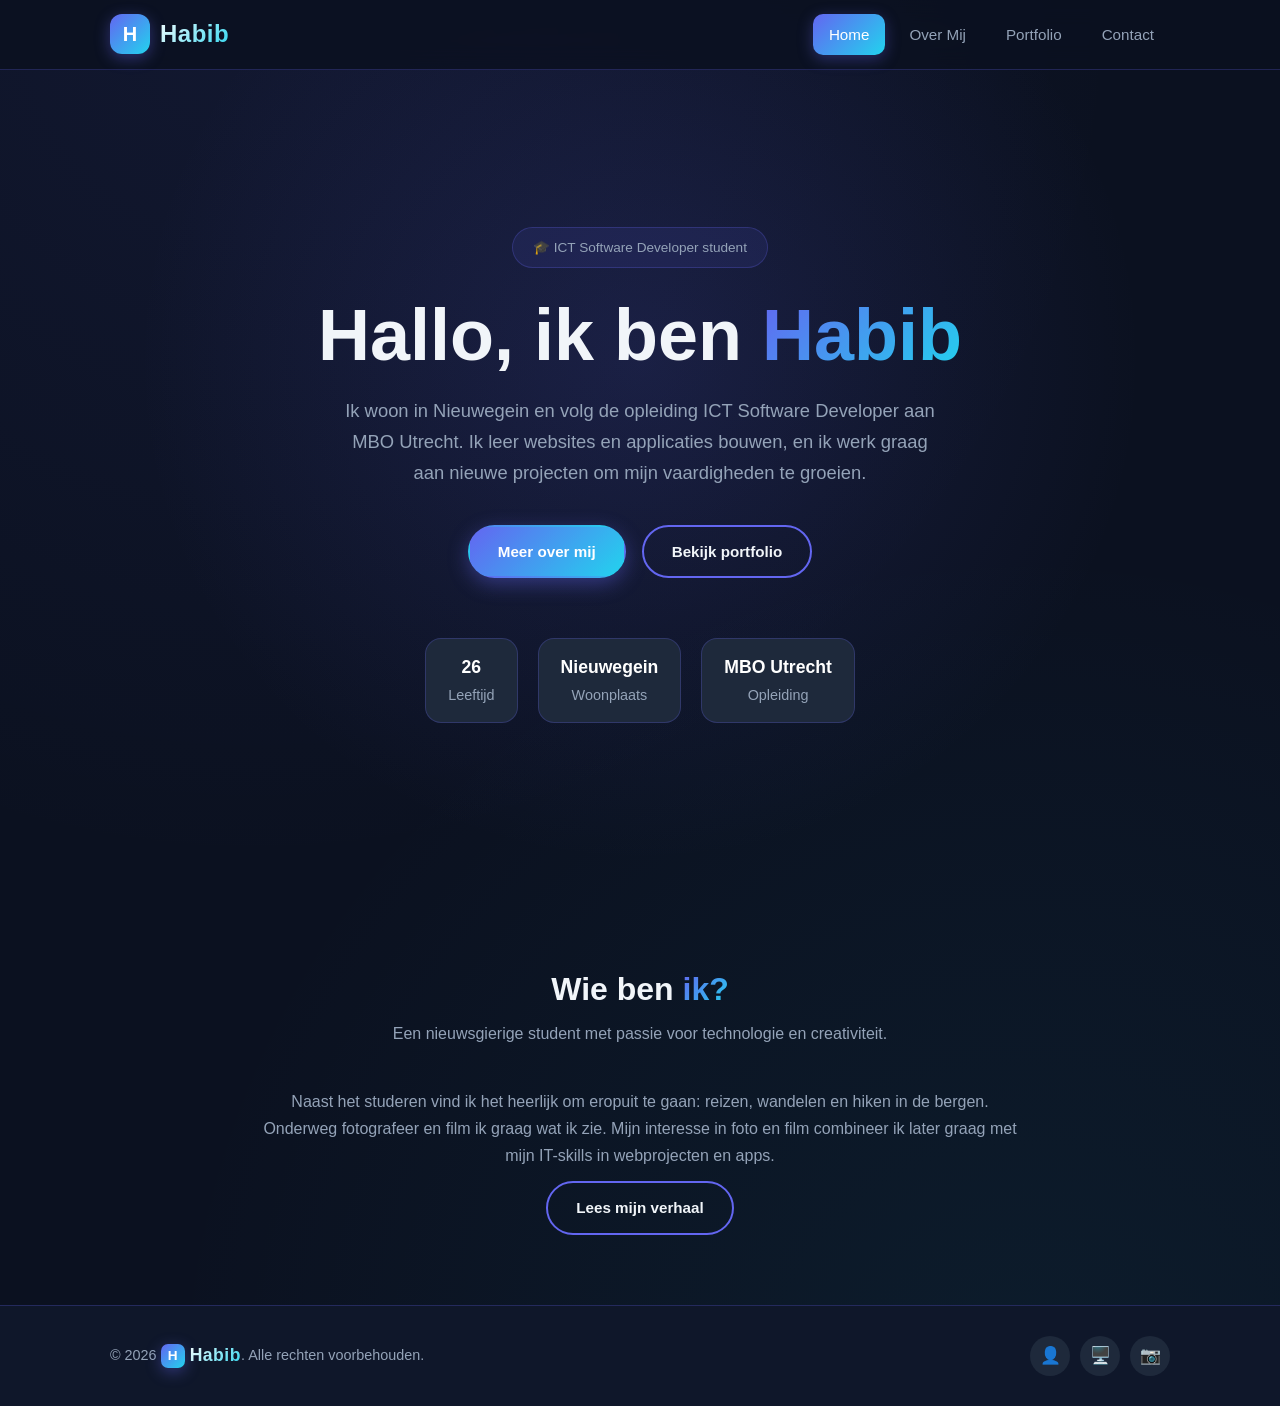
<file: index.html>
<!DOCTYPE html>
<!-- =====================================================================
    Homepagina - Portfolio Habib
    Bevat een vaste header met navigatie, hero met introductie,
    korte "over mij"-sectie en een footer.
    Let op: alleen HTML + CSS, geen JavaScript.
===================================================================== -->
<html lang="nl">
<head>
    <!-- Metadata voor correcte weergave en mobiele schaling -->
    <meta charset="UTF-8">
    <meta name="viewport" content="width=device-width, initial-scale=1.0">
    <meta name="description" content="Portfolio van Habib - ICT Software Developer student aan MBO Utrecht">
    <title>Habib | Portfolio - Home</title>

    <!-- Koppeling naar de gedeelde stylesheet in de CSS-map -->
    <link rel="stylesheet" href="CSS/style.css">
</head>
<body>

    <!-- =================================================================
        HEADER + NAVIGATIE
        Vast bovenin. Het menu werkt op mobiel via een verborgen checkbox
        (de "checkbox-hack") zodat er GEEN JavaScript nodig is.
        ================================================================= -->
    <header class="header">
        <div class="container">

            <!-- Logo met gradient-punt -->
            <a class="logo" href="index.html">
                <span class="logo-mark">H</span>
                <span class="logo-text">Habib</span>
            </a>

            <!-- Verborgen checkbox: schakelt het mobiele menu aan/uit -->
            <input type="checkbox" id="nav-toggle" class="nav-toggle">
            <!-- Labels = de drie hamburgerstreepjes -->
            <label for="nav-toggle" class="nav-toggle-label" aria-label="Menu openen">
                <span></span>
                <span></span>
                <span></span>
            </label>

            <!-- Navigatielijst; "active" markeert de huidige pagina -->
            <nav class="nav-menu">
                <a href="index.html" class="active">Home</a>
                <a href="about.html">Over Mij</a>
                <a href="portfolio.html">Portfolio</a>
                <a href="contact.html">Contact</a>
            </nav>
        </div>
    </header>

    <!-- =================================================================
        HERO - INTRODUCTIE
        Grote kop, korte introductie en twee knoppen + feitenblok.
        ================================================================= -->
    <section class="hero">
        <div class="hero-content">
            <!-- Klein label boven de naam -->
            <span class="hero-badge">&#127891; ICT Software Developer student</span>

            <!-- Naam met gradientkleur -->
            <h1>Hallo, ik ben <span class="highlight">Habib</span></h1>

            <!-- Korte introductie over mezelf -->
            <p>
                Ik woon in Nieuwegein en volg de opleiding ICT Software Developer
                aan MBO Utrecht. Ik leer websites en applicaties bouwen, en ik
                werk graag aan nieuwe projecten om mijn vaardigheden te groeien.
            </p>

            <!-- Knoppen die doorverwijzen naar andere pagina's -->
            <div class="hero-actions">
                <a href="about.html" class="btn btn-primary">Meer over mij</a>
                <a href="portfolio.html" class="btn btn-outline">Bekijk portfolio</a>
            </div>

            <!-- Kort feitenblok met de belangrijkste info -->
            <div class="hero-quickfacts">
                <div class="quickfact">
                    <strong>26</strong>
                    Leeftijd
                </div>
                <div class="quickfact">
                    <strong>Nieuwegein</strong>
                    Woonplaats
                </div>
                <div class="quickfact">
                    <strong>MBO Utrecht</strong>
                    Opleiding
                </div>
            </div>
        </div>
    </section>

    <!-- =================================================================
        KORTE "OVER MIJ" SECTIE
        Samenvatting op de homepagina, volledige info op about.html
        ================================================================= -->
    <section class="section">
        <div class="container">
            <h2 class="section-title">Wie ben <span class="highlight">ik?</span></h2>
            <p class="section-subtitle">
                Een nieuwsgierige student met passie voor technologie en creativiteit.
            </p>

            <div style="max-width: 760px; margin: 0 auto; text-align: center; color: var(--text-muted);">
                <p>
                    Naast het studeren vind ik het heerlijk om eropuit te gaan: reizen,
                    wandelen en hiken in de bergen. Onderweg fotografeer en film ik graag wat ik zie.
                    Mijn interesse in foto en film combineer ik later graag met mijn IT-skills
                    in webprojecten en apps.
                </p>
                <p style="margin-top: 12px;">
                    <a href="about.html" class="btn btn-outline">Lees mijn verhaal</a>
                </p>
            </div>
        </div>
    </section>

    <!-- =================================================================
        FOOTER
        Copyright-informatie en sociale links.
        ================================================================= -->
    <footer class="footer">
        <div class="container">
            <!-- Copyright-informatie -->
            <p>&copy; 2026 <span class="logo"><span class="logo-mark">H</span><span class="logo-text">Habib</span></span>. Alle rechten voorbehouden.</p>

            <!-- Sociale links (plaatshouders) -->
            <div class="socials">
                <a href="#" aria-label="LinkedIn">&#128100;</a>
                <a href="#" aria-label="GitHub">&#128421;&#65039;</a>
                <a href="#" aria-label="Instagram">&#128247;</a>
            </div>
        </div>
    </footer>

</body>
</html>
</file>
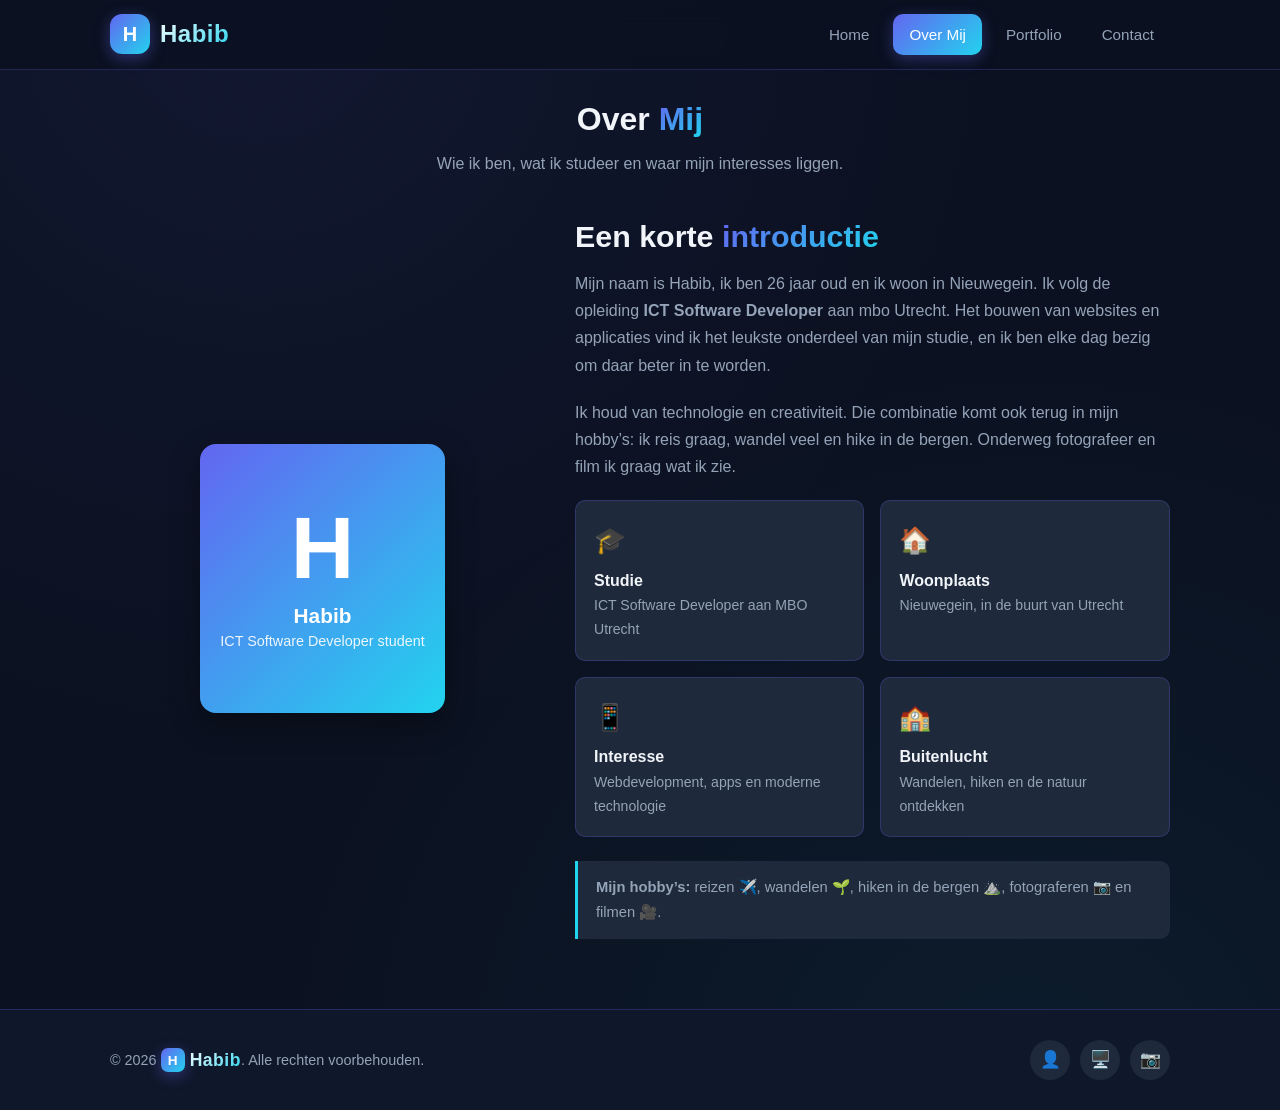
<file: about.html>
<!DOCTYPE html>
<!-- =====================================================================
    Over Mij pagina - Portfolio Habib
    Informatie over studie, woonplaats en interesses/hobby's.
    Alleen HTML + CSS, geen JavaScript.
===================================================================== -->
<html lang="nl">
<head>
    <!-- Metadata -->
    <meta charset="UTF-8">
    <meta name="viewport" content="width=device-width, initial-scale=1.0">
    <meta name="description" content="Over Habib - studie, woonplaats en interesses">
    <title>Habib | Portfolio - Over Mij</title>

    <!-- Koppeling naar de gedeelde stylesheet -->
    <link rel="stylesheet" href="CSS/style.css">
</head>
<body>

    <!-- =================================================================
        HEADER + NAVIGATIE (zelfde structuur op elke pagina)
        ================================================================= -->
    <header class="header">
        <div class="container">
            <a class="logo" href="index.html">
                <span class="logo-mark">H</span>
                <span class="logo-text">Habib</span>
            </a>

            <!-- Checkbox-hack voor het mobiele menu -->
            <input type="checkbox" id="nav-toggle" class="nav-toggle">
            <label for="nav-toggle" class="nav-toggle-label" aria-label="Menu openen">
                <span></span>
                <span></span>
                <span></span>
            </label>

            <!-- "about.html" is hier de actieve pagina -->
            <nav class="nav-menu">
                <a href="index.html">Home</a>
                <a href="about.html" class="active">Over Mij</a>
                <a href="portfolio.html">Portfolio</a>
                <a href="contact.html">Contact</a>
            </nav>
        </div>
    </header>

    <!-- =================================================================
        OVER MIJ SECTIE
        Twee kolommen: profielkaart (monogram) + tekst en info-kaarten.
        ================================================================= -->
    <section class="section" style="padding-top: calc(var(--nav-height) + 30px);">
        <div class="container">
            <h2 class="section-title">Over <span class="highlight">Mij</span></h2>
            <p class="section-subtitle">
                Wie ik ben, wat ik studeer en waar mijn interesses liggen.
            </p>

            <div class="about-grid">

                <!-- Profielkaart met monogram als plaatshouder voor een foto -->
                <div class="profile-card">
                    <div class="profile-initial">H</div>
                    <h3>Habib</h3>
                    <p>ICT Software Developer student</p>
                </div>

                <!-- Algemene tekst over mezelf -->
                <div class="about-text">
                    <h2>Een korte <span class="highlight">introductie</span></h2>
                    <p>
                        Mijn naam is Habib, ik ben 26 jaar oud en ik woon in Nieuwegein.
                        Ik volg de opleiding <strong>ICT Software Developer</strong> aan
                        mbo Utrecht. Het bouwen van websites en applicaties vind ik het
                        leukste onderdeel van mijn studie, en ik ben elke dag bezig om
                        daar beter in te worden.
                    </p>
                    <p>
                        Ik houd van technologie en creativiteit. Die combinatie komt ook
                        terug in mijn hobby&rsquo;s: ik reis graag, wandel veel en hike
                        in de bergen. Onderweg fotografeer en film ik graag wat ik zie.
                    </p>

                    <!-- Info-kaarten over studie, woonplaats en interesses -->
                    <div class="about-cards">
                        <div class="about-card">
                            <div class="card-icon">&#127891;</div>
                            <h4>Studie</h4>
                            <p>ICT Software Developer aan MBO Utrecht</p>
                        </div>
                        <div class="about-card">
                            <div class="card-icon">&#127968;</div>
                            <h4>Woonplaats</h4>
                            <p>Nieuwegein, in de buurt van Utrecht</p>
                        </div>
                        <div class="about-card">
                            <div class="card-icon">&#128241;</div>
                            <h4>Interesse</h4>
                            <p>Webdevelopment, apps en moderne technologie</p>
                        </div>
                        <div class="about-card">
                            <div class="card-icon">&#127979;&#8205;&#65039;</div>
                            <h4>Buitenlucht</h4>
                            <p>Wandelen, hiken en de natuur ontdekken</p>
                        </div>
                    </div>

                    <!-- Extra uitleg over hobby's -->
                    <div class="hobby-note">
                        <strong>Mijn hobby&rsquo;s:</strong> reizen &#9992;&#65039;,
                        wandelen &#127793;, hiken in de bergen &#9968;&#65039;,
                        fotograferen &#128247; en filmen &#127909;.
                    </div>
                </div>
            </div>
        </div>
    </section>

    <!-- =================================================================
        FOOTER met copyright-info
        ================================================================= -->
    <footer class="footer">
        <div class="container">
            <p>&copy; 2026 <span class="logo"><span class="logo-mark">H</span><span class="logo-text">Habib</span></span>. Alle rechten voorbehouden.</p>

            <div class="socials">
                <a href="#" aria-label="LinkedIn">&#128100;</a>
                <a href="#" aria-label="GitHub">&#128421;&#65039;</a>
                <a href="#" aria-label="Instagram">&#128247;</a>
            </div>
        </div>
    </footer>

</body>
</html>
</file>
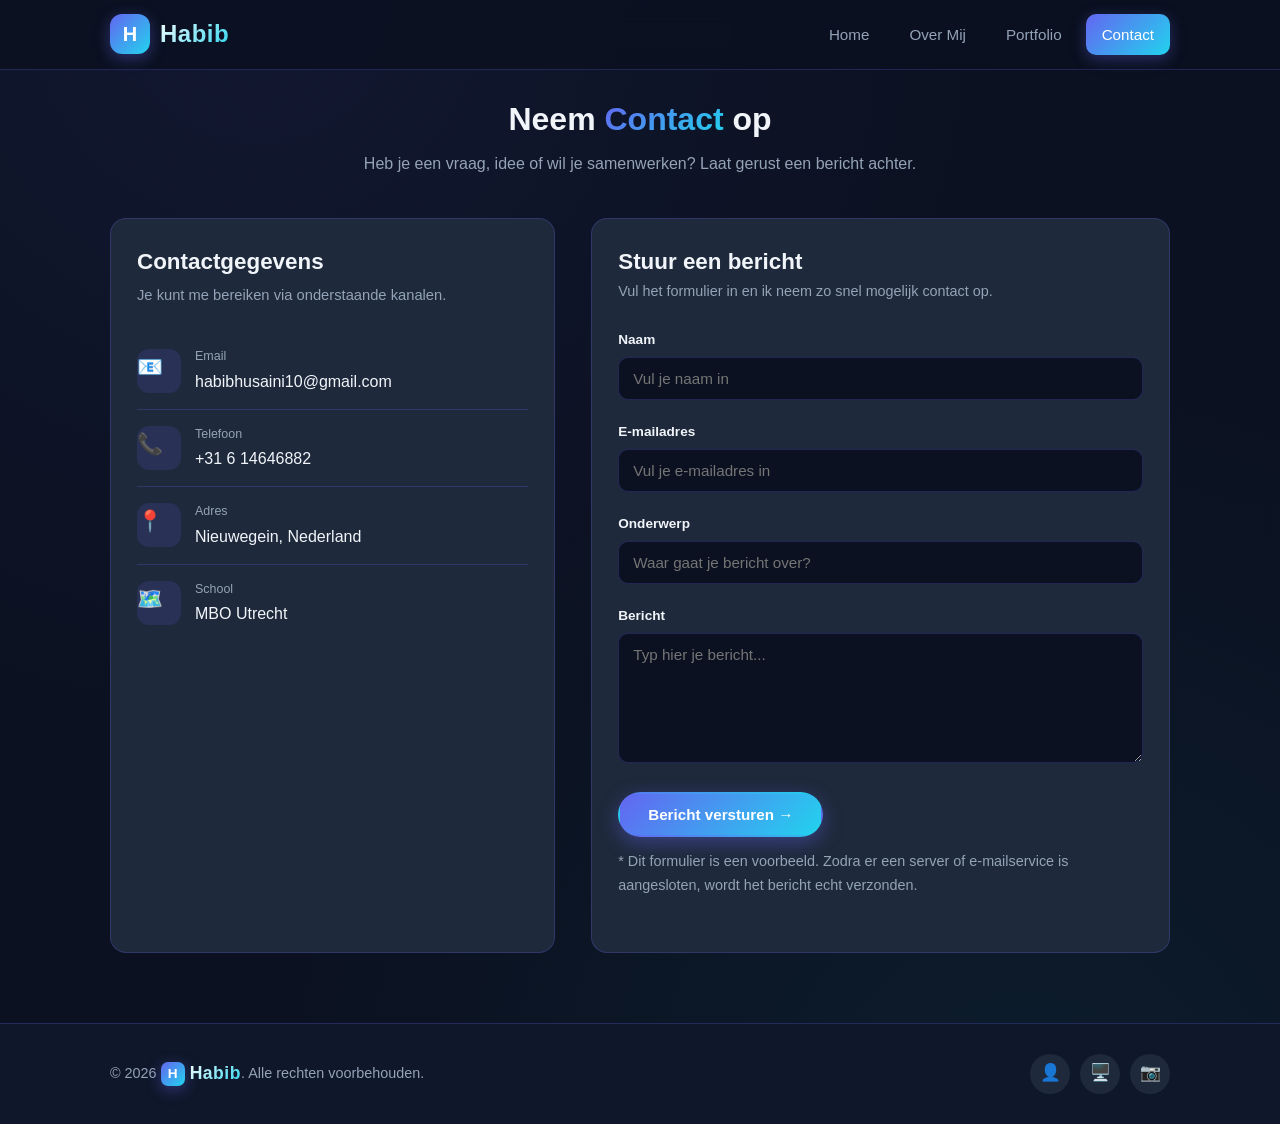
<file: contact.html>
<!DOCTYPE html>
<!-- =====================================================================
    Contact pagina - Portfolio Habib
    Contactgegevens + contactformulier.
    Alleen HTML + CSS, geen JavaScript.
===================================================================== -->
<html lang="nl">
<head>
    <!-- Metadata -->
    <meta charset="UTF-8">
    <meta name="viewport" content="width=device-width, initial-scale=1.0">
    <meta name="description" content="Neem contact op met Habib">
    <title>Habib | Portfolio - Contact</title>

    <!-- Koppeling naar de gedeelde stylesheet -->
    <link rel="stylesheet" href="CSS/style.css">
</head>
<body>

    <!-- =================================================================
        HEADER + NAVIGATIE
        ================================================================= -->
    <header class="header">
        <div class="container">
            <a class="logo" href="index.html">
                <span class="logo-mark">H</span>
                <span class="logo-text">Habib</span>
            </a>

            <!-- Checkbox-hack voor het mobiele menu -->
            <input type="checkbox" id="nav-toggle" class="nav-toggle">
            <label for="nav-toggle" class="nav-toggle-label" aria-label="Menu openen">
                <span></span>
                <span></span>
                <span></span>
            </label>

            <!-- "contact.html" is hier de actieve pagina -->
            <nav class="nav-menu">
                <a href="index.html">Home</a>
                <a href="about.html">Over Mij</a>
                <a href="portfolio.html">Portfolio</a>
                <a href="contact.html" class="active">Contact</a>
            </nav>
        </div>
    </header>

    <!-- =================================================================
        CONTACT SECTIE
        Links de contactgegevens, rechts het contactformulier.
        ================================================================= -->
    <section class="section" style="padding-top: calc(var(--nav-height) + 30px);">
        <div class="container">
            <h2 class="section-title">Neem <span class="highlight">Contact</span> op</h2>
            <p class="section-subtitle">
                Heb je een vraag, idee of wil je samenwerken? Laat gerust een bericht achter.
            </p>

            <div class="contact-grid">

                <!-- Contactgegevens -->
                <div class="contact-info">
                    <h3>Contactgegevens</h3>
                    <p>Je kunt me bereiken via onderstaande kanalen.</p>

                    <!-- Email -->
                    <div class="contact-item">
                        <div class="contact-icon">&#128231;</div>
                        <div>
                            <small>Email</small>
                            <a href="mailto:habib@voorbeeld.nl">habibhusaini10@gmail.com</a>
                        </div>
                    </div>

                    <!-- Telefoon -->
                    <div class="contact-item">
                        <div class="contact-icon">&#128222;</div>
                        <div>
                            <small>Telefoon</small>
                            <a href="tel:+31612345678">+31 6 14646882</a>
                        </div>
                    </div>

                    <!-- Adres -->
                    <div class="contact-item">
                        <div class="contact-icon">&#128205;</div>
                        <div>
                            <small>Adres</small>
                            <span>Nieuwegein, Nederland</span>
                        </div>
                    </div>

                    <!-- Locatie -->
                    <div class="contact-item">
                        <div class="contact-icon">&#128506;&#65039;</div>
                        <div>
                            <small>School</small>
                            <span>MBO Utrecht</span>
                        </div>
                    </div>
                </div>

                <!-- Contactformulier
                     Zonder backend kan het formulier alleen naar een mailadres
                     sturen of niets doen. Dit is puur de opmaak/oefening. -->
                <form class="contact-form" action="mailto:habib@voorbeeld.nl" method="post" enctype="text/plain">
                    <h3>Stuur een bericht</h3>
                    <p>Vul het formulier in en ik neem zo snel mogelijk contact op.</p>

                    <!-- Naam -->
                    <div class="form-group">
                        <label for="name">Naam</label>
                        <input type="text" id="name" name="name" placeholder="Vul je naam in" required>
                    </div>

                    <!-- Email -->
                    <div class="form-group">
                        <label for="email">E-mailadres</label>
                        <input type="email" id="email" name="email" placeholder="Vul je e-mailadres in" required>
                    </div>

                    <!-- Onderwerp -->
                    <div class="form-group">
                        <label for="subject">Onderwerp</label>
                        <input type="text" id="subject" name="subject" placeholder="Waar gaat je bericht over?">
                    </div>

                    <!-- Bericht -->
                    <div class="form-group">
                        <label for="message">Bericht</label>
                        <textarea id="message" name="message" placeholder="Typ hier je bericht..." required></textarea>
                    </div>

                    <!-- Verzendknop -->
                    <button type="submit" class="btn btn-primary">Bericht versturen &#8594;</button>

                    <!-- Kleine toelichting over het formulier -->
                    <p class="form-hint">
                        * Dit formulier is een voorbeeld. Zodra er een server of
                        e-mailservice is aangesloten, wordt het bericht echt verzonden.
                    </p>
                </form>
            </div>
        </div>
    </section>

    <!-- =================================================================
        FOOTER met copyright-info
        ================================================================= -->
    <footer class="footer">
        <div class="container">
            <p>&copy; 2026 <span class="logo"><span class="logo-mark">H</span><span class="logo-text">Habib</span></span>. Alle rechten voorbehouden.</p>

            <div class="socials">
                <a href="#" aria-label="LinkedIn">&#128100;</a>
                <a href="#" aria-label="GitHub">&#128421;&#65039;</a>
                <a href="#" aria-label="Instagram">&#128247;</a>
            </div>
        </div>
    </footer>

</body>
</html>
</file>
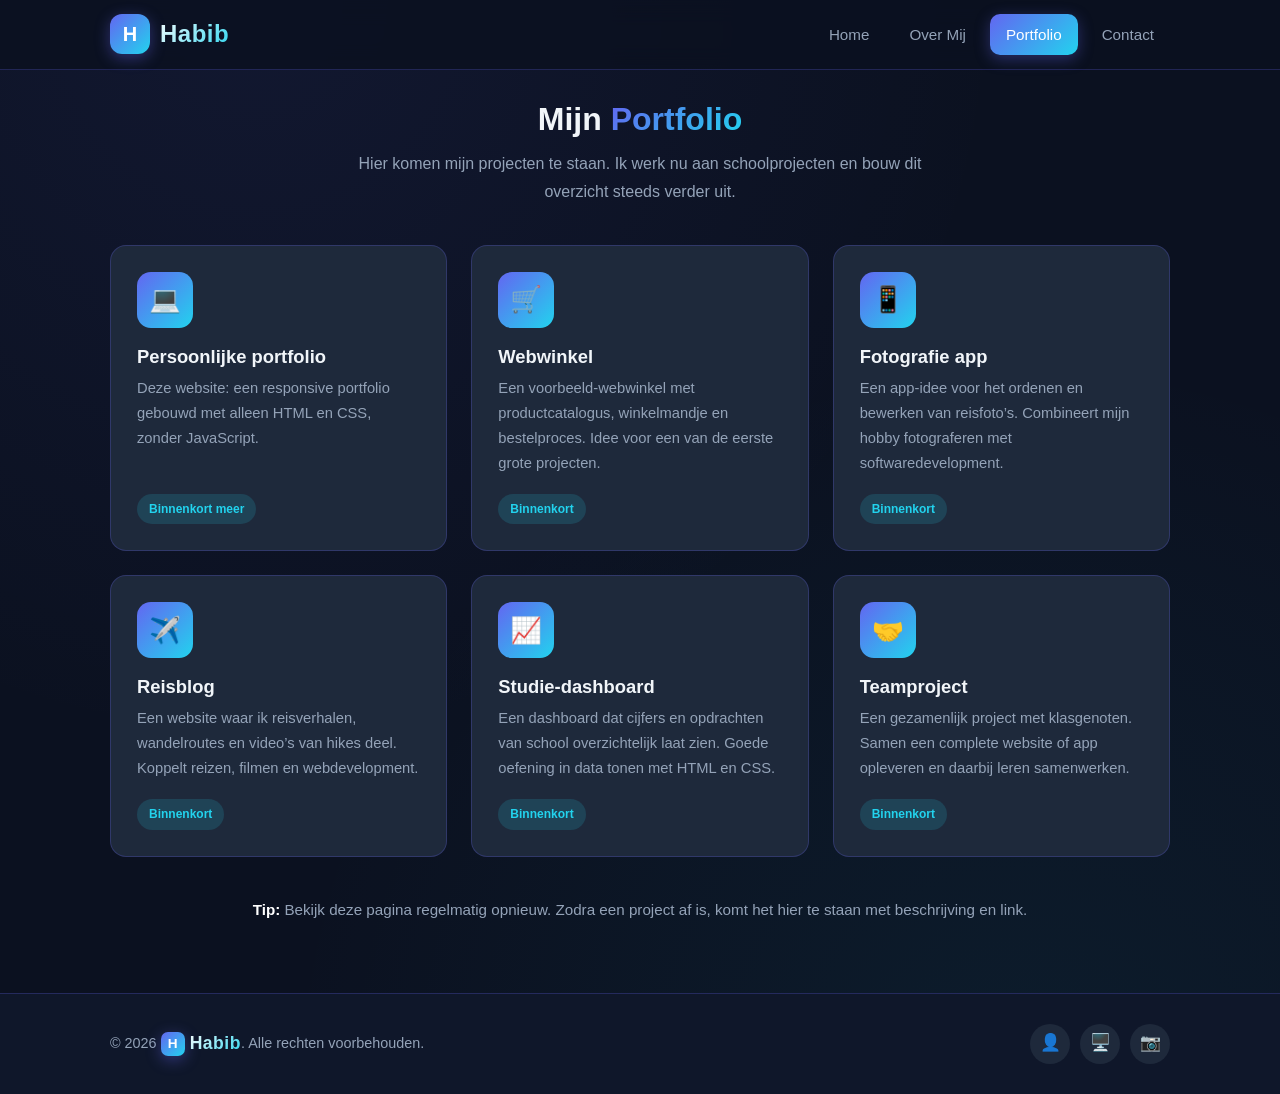
<file: portfolio.html>
<!DOCTYPE html>
<!-- =====================================================================
    Portfolio pagina - Portfolio Habib
    Toont (toekomstige) projecten in een responsive grid.
    Alleen HTML + CSS, geen JavaScript.
===================================================================== -->
<html lang="nl">
<head>
    <!-- Metadata -->
    <meta charset="UTF-8">
    <meta name="viewport" content="width=device-width, initial-scale=1.0">
    <meta name="description" content="Portfolio projecten van Habib">
    <title>Habib | Portfolio - Mijn Projecten</title>

    <!-- Koppeling naar de gedeelde stylesheet -->
    <link rel="stylesheet" href="CSS/style.css">
</head>
<body>

    <!-- =================================================================
        HEADER + NAVIGATIE
        ================================================================= -->
    <header class="header">
        <div class="container">
            <a class="logo" href="index.html">
                <span class="logo-mark">H</span>
                <span class="logo-text">Habib</span>
            </a>

            <!-- Checkbox-hack voor het mobiele menu -->
            <input type="checkbox" id="nav-toggle" class="nav-toggle">
            <label for="nav-toggle" class="nav-toggle-label" aria-label="Menu openen">
                <span></span>
                <span></span>
                <span></span>
            </label>

            <!-- "portfolio.html" is hier de actieve pagina -->
            <nav class="nav-menu">
                <a href="index.html">Home</a>
                <a href="about.html">Over Mij</a>
                <a href="portfolio.html" class="active">Portfolio</a>
                <a href="contact.html">Contact</a>
            </nav>
        </div>
    </header>

    <!-- =================================================================
        PORTFOLIO SECTIE
        Projecten die nog gebouwd worden krijgen een "Binnenkort"-label.
        ================================================================= -->
    <section class="section" style="padding-top: calc(var(--nav-height) + 30px);">
        <div class="container">
            <h2 class="section-title">Mijn <span class="highlight">Portfolio</span></h2>
            <p class="section-subtitle">
                Hier komen mijn projecten te staan. Ik werk nu aan schoolprojecten
                en bouw dit overzicht steeds verder uit.
            </p>

            <!-- Grid met projectkaarten (past zich aan elk scherm aan) -->
            <div class="portfolio-grid">

                <!-- Project 1: Deze portfolio-website -->
                <article class="project-card">
                    <div class="project-icon">&#128187;</div>
                    <h3>Persoonlijke portfolio</h3>
                    <p>
                        Deze website: een responsive portfolio gebouwd met alleen
                        HTML en CSS, zonder JavaScript.
                    </p>
                    <span class="project-status">Binnenkort meer</span>
                </article>

                <!-- Project 2: Toekomstige webwinkel -->
                <article class="project-card">
                    <div class="project-icon">&#128722;</div>
                    <h3>Webwinkel</h3>
                    <p>
                        Een voorbeeld-webwinkel met productcatalogus, winkelmandje
                        en bestelproces. Idee voor een van de eerste grote projecten.
                    </p>
                    <span class="project-status">Binnenkort</span>
                </article>

                <!-- Project 3: Toekomstige privacy app -->
                <article class="project-card">
                    <div class="project-icon">&#128241;</div>
                    <h3>Fotografie app</h3>
                    <p>
                        Een app-idee voor het ordenen en bewerken van reisfoto&rsquo;s.
                        Combineert mijn hobby fotograferen met softwaredevelopment.
                    </p>
                    <span class="project-status">Binnenkort</span>
                </article>

                <!-- Project 4: Toekomstige reisblog -->
                <article class="project-card">
                    <div class="project-icon">&#9992;&#65039;</div>
                    <h3>Reisblog</h3>
                    <p>
                        Een website waar ik reisverhalen, wandelroutes en video&rsquo;s
                        van hikes deel. Koppelt reizen, filmen en webdevelopment.
                    </p>
                    <span class="project-status">Binnenkort</span>
                </article>

                <!-- Project 5: Toekomstig dashboard -->
                <article class="project-card">
                    <div class="project-icon">&#128200;</div>
                    <h3>Studie-dashboard</h3>
                    <p>
                        Een dashboard dat cijfers en opdrachten van school overzichtelijk
                        laat zien. Goede oefening in data tonen met HTML en CSS.
                    </p>
                    <span class="project-status">Binnenkort</span>
                </article>

                <!-- Project 6: Toekomstig teamportfolio -->
                <article class="project-card">
                    <div class="project-icon">&#129309;</div>
                    <h3>Teamproject</h3>
                    <p>
                        Een gezamenlijk project met klasgenoten. Samen een complete
                        website of app opleveren en daarbij leren samenwerken.
                    </p>
                    <span class="project-status">Binnenkort</span>
                </article>
            </div>

            <!-- Verklaring over de status van de projecten -->
            <p class="portfolio-note">
                <strong>Tip:</strong> Bekijk deze pagina regelmatig opnieuw. Zodra
                een project af is, komt het hier te staan met beschrijving en link.
            </p>
        </div>
    </section>

    <!-- =================================================================
        FOOTER met copyright-info
        ================================================================= -->
    <footer class="footer">
        <div class="container">
            <p>&copy; 2026 <span class="logo"><span class="logo-mark">H</span><span class="logo-text">Habib</span></span>. Alle rechten voorbehouden.</p>

            <div class="socials">
                <a href="#" aria-label="LinkedIn">&#128100;</a>
                <a href="#" aria-label="GitHub">&#128421;&#65039;</a>
                <a href="#" aria-label="Instagram">&#128247;</a>
            </div>
        </div>
    </footer>

</body>
</html>
</file>
<file: CSS/style.css>
/* ==========================================================================
   Portfolio-website Habib
   Alleen HTML + CSS (geen JavaScript)
   Auteur: Habib | MBO Utrecht - ICT Software Developer
   ========================================================================== */

/* --------------------------------------------------------------------------
   1. CSS-VARIABELEN (kleuren & maten centraal beheren)
   Door kleuren in variabelen te zetten kan de hele site in 1x
   aangepast worden. De kleuren passen bij een ICT-student:
   donkerblauw/slate met indigo- en cyaan-accenten.
   -------------------------------------------------------------------------- */
:root {
    /* Achtergrondkleuren */
    --bg-dark: #0f172a;          /* Donkerste achtergrond */
    --bg-body: #0b1120;          /* Hoofdachtergrond van de pagina */
    --bg-surface: #1e293b;       /* Kaarten en blokken */
    --bg-surface-light: #243247; /* Lichtere kaarten */

    /* Accentkleuren */
    --primary: #6366f1;          /* Indigo - hoofdkleur */
    --primary-dark: #4f46e5;     /* Donkerder indigo */
    --accent: #22d3ee;           /* Cyaan - accentkleur */

    /* Tekstkleuren */
    --text: #f1f5f9;             /* Hoofdtekst (licht) */
    --text-muted: #94a3b8;       /* Zwakkere tekst */
    --text-strong: #ffffff;      /* Zeer lichte tekst */

    /* Overig */
    --gradient: linear-gradient(135deg, var(--primary), var(--accent));
    --border: rgba(99, 102, 241, 0.25);
    --radius: 16px;              /* Afgeronde hoeken */
    --radius-sm: 10px;
    --shadow: 0 10px 30px rgba(0, 0, 0, 0.35);
    --transition: all 0.3s ease;
    --nav-height: 70px;          /* Hoogte vaste navigatiebalk */
}

/* --------------------------------------------------------------------------
   2. CSS-RESET & BASISINSTELLINGEN
   Marges en paddings worden gereset zodat elke browser hetzelfde startpunt
   heeft. `box-sizing: border-box` zorgt dat padding binnen de breedte valt.
   -------------------------------------------------------------------------- */
*,
*::before,
*::after {
    margin: 0;
    padding: 0;
    box-sizing: border-box;
}

html {
    scroll-behavior: smooth;          /* Vloeiend scrollen bij ankers */
    scroll-padding-top: var(--nav-height); /* Menu komt niet over content */
}

body {
    font-family: 'Segoe UI', 'Inter', Tahoma, Arial, sans-serif;
    background-color: var(--bg-body);
    background-image: radial-gradient(circle at 20% 0%, rgba(99, 102, 241, 0.08), transparent 50%),
                      radial-gradient(circle at 80% 100%, rgba(34, 211, 238, 0.06), transparent 50%);
    color: var(--text);
    line-height: 1.7;
    min-height: 100vh;
    display: flex;
    flex-direction: column;
}

h1, h2, h3, h4 {
    line-height: 1.2;
    font-weight: 700;
}

a {
    text-decoration: none;
    color: inherit;
}

ul {
    list-style: none;
}

img {
    max-width: 100%;
    display: block;
}

/* Selectiestijl: indigo achtergrond bij tekstselectie */
::selection {
    background-color: var(--primary);
    color: var(--text-strong);
}

/* --------------------------------------------------------------------------
   3. ALGEMENE HELPERS & HULPKLASSEN
   -------------------------------------------------------------------------- */
.container {
    width: 100%;
    max-width: 1100px;   /* Max breedte, gecentreerd met marge */
    margin: 0 auto;
    padding: 0 20px;
}

.section {
    padding: 70px 0;
}

/* Sectietitel met accentkleur op een deel van de tekst */
.section-title {
    font-size: 2rem;
    text-align: center;
    margin-bottom: 12px;
}

.section-title .highlight {
    background: var(--gradient);
    -webkit-background-clip: text;
    background-clip: text;
    color: transparent;
}

/* Korte uitleg onder de sectietitel */
.section-subtitle {
    text-align: center;
    color: var(--text-muted);
    max-width: 600px;
    margin: 0 auto 40px;
    font-size: 1rem;
}

/* Klasse om onderdelen uit te lijnen op een rij (flexbox) */
.flex-center {
    display: flex;
    align-items: center;
    justify-content: center;
}

/* --------------------------------------------------------------------------
   4. KNOPPEN
   Primaire (gevulde) en secundaire (omlijnde) knop.
   -------------------------------------------------------------------------- */
.btn {
    display: inline-block;
    padding: 12px 28px;
    border-radius: 50px;
    font-weight: 600;
    font-size: 0.95rem;
    cursor: pointer;
    transition: var(--transition);
    border: 2px solid transparent;
}

.btn-primary {
    background: var(--gradient);
    color: var(--text-strong);
    box-shadow: 0 6px 20px rgba(99, 102, 241, 0.4);
}

.btn-primary:hover {
    transform: translateY(-3px);
    box-shadow: 0 10px 30px rgba(99, 102, 241, 0.55);
}

.btn-outline {
    background: transparent;
    color: var(--text);
    border-color: var(--primary);
}

.btn-outline:hover {
    background: rgba(99, 102, 241, 0.15);
    transform: translateY(-3px);
}

/* --------------------------------------------------------------------------
   5. HEADER & NAVIGATIE
   - Desktop: horizontaal menu, rechts uitgelijnd.
   - Mobiel:  hamburger-menu via een "checkbox-hack" (ZONDER JavaScript).
     Verborgen checkbox stuurt het menu aan met de `:checked`-regel.
   -------------------------------------------------------------------------- */
.header {
    position: fixed;                 /* Altijd boven in beeld */
    top: 0;
    left: 0;
    width: 100%;
    height: var(--nav-height);
    background: rgba(11, 17, 32, 0.85);   /* Semi-transparant donker */
    backdrop-filter: blur(12px);          /* Vervaagt achtergrond erachter */
    border-bottom: 1px solid var(--border);
    z-index: 1000;
}

/* Binnenwerk van de header: logo links, menu rechts */
.header .container {
    height: 100%;
    display: flex;
    align-items: center;
    justify-content: space-between;
    gap: 20px;
}

/* ----------------------------------------------------------
   Logo: monogram-blokje (H) + naam met gradient-overgang.
   Staat boven het mobiele menu (z-index) en heeft een
   subtiele hover-animatie.
   ---------------------------------------------------------- */
.logo {
    display: inline-flex;
    align-items: center;
    gap: 10px;
    text-decoration: none;
    z-index: 1001; /* Komt boven het mobiele menu uit */
}

/* Het vierkante monogram-blokje met de letter H */
.logo-mark {
    width: 40px;
    height: 40px;
    background: var(--gradient);
    border-radius: 12px;
    display: inline-flex;
    align-items: center;
    justify-content: center;
    font-weight: 800;
    font-size: 1.25rem;
    color: var(--text-strong);
    box-shadow: 0 4px 15px rgba(99, 102, 241, 0.4);
    transition: var(--transition);
}

/* Naam "Habib" met verloopkleur */
.logo-text {
    font-size: 1.5rem;
    font-weight: 800;
    background: linear-gradient(135deg, var(--text-strong), var(--accent));
    -webkit-background-clip: text;
    background-clip: text;
    color: transparent;
    letter-spacing: 0.5px;
}

/* Subtiele animatie: blokje draait iets mee bij hover */
.logo:hover .logo-mark {
    transform: rotate(-10deg) scale(1.08);
    box-shadow: 0 6px 22px rgba(34, 211, 238, 0.55);
}

/* De verborgen checkbox (hamburger-schakelaar) */
.nav-toggle {
    display: none;                    /* Onzichtbaar, alleen "aan/uit" */
}

/* De hamburger-labels (streepjes) */
.nav-toggle-label {
    display: none;
    flex-direction: column;
    gap: 5px;
    cursor: pointer;
    z-index: 1001;
}

.nav-toggle-label span {
    width: 26px;
    height: 3px;
    background: var(--text-strong);
    border-radius: 2px;
    transition: var(--transition);
}

/* Navigatielijst */
.nav-menu {
    display: flex;
    align-items: center;
    gap: 8px;
}

.nav-menu a {
    padding: 8px 16px;
    border-radius: var(--radius-sm);
    font-weight: 500;
    font-size: 0.95rem;
    color: var(--text-muted);
    transition: var(--transition);
}

.nav-menu a:hover {
    color: var(--text-strong);
    background: rgba(99, 102, 241, 0.15);
}

/* Actieve pagina in het menu krijgt het accent */
.nav-menu a.active {
    color: var(--text-strong);
    background: var(--gradient);
    box-shadow: 0 4px 15px rgba(99, 102, 241, 0.35);
}

/* --------------------------------------------------------------------------
   6. HERO (Homepagina)
   Grote introductiekop met gradienttekst en knoppen.
   -------------------------------------------------------------------------- */
.hero {
    min-height: 100vh;
    display: flex;
    align-items: center;
    justify-content: center;
    text-align: center;
    padding: calc(var(--nav-height) + 40px) 20px 60px;
    background-image: radial-gradient(circle at 50% 40%, rgba(99, 102, 241, 0.15), transparent 60%);
}

.hero-content {
    max-width: 800px;
}

.hero-badge {
    display: inline-block;
    padding: 8px 20px;
    border: 1px solid var(--border);
    background: rgba(99, 102, 241, 0.1);
    border-radius: 50px;
    font-size: 0.85rem;
    color: var(--text-muted);
    margin-bottom: 24px;
}

.hero h1 {
    font-size: clamp(2.6rem, 8vw, 4.5rem);
    margin-bottom: 16px;
}

.hero h1 .highlight {
    background: var(--gradient);
    -webkit-background-clip: text;
    background-clip: text;
    color: transparent;
}

.hero p {
    font-size: 1.15rem;
    color: var(--text-muted);
    max-width: 600px;
    margin: 0 auto 36px;
}

/* Knoppen naast elkaar op desktop, onder elkaar op mobiel */
.hero-actions {
    display: flex;
    gap: 16px;
    justify-content: center;
    flex-wrap: wrap;
    margin-bottom: 60px;
}

/* Kort "feitenblok" onder de introductie */
.hero-quickfacts {
    display: flex;
    justify-content: center;
    gap: 20px;
    flex-wrap: wrap;
}

.quickfact {
    background: var(--bg-surface);
    border: 1px solid var(--border);
    border-radius: var(--radius);
    padding: 14px 22px;
    font-size: 0.9rem;
    color: var(--text-muted);
}

.quickfact strong {
    color: var(--text-strong);
    display: block;
    font-size: 1.1rem;
}

/* --------------------------------------------------------------------------
   7. ABOUT PAGINA (Over mij)
   Twee kolommen op desktop, één kolom op mobiel.
   -------------------------------------------------------------------------- */
.about-grid {
    display: grid;
    grid-template-columns: 1fr 1.4fr;  /* Portret smaller dan tekst */
    gap: 40px;
    align-items: center;
}

/* Monogram-plaathouder (geen foto nodig) met gradient */
.profile-card {
    background: var(--gradient);
    border-radius: var(--radius);
    padding: 60px 20px;
    text-align: center;
    color: var(--text-strong);
    box-shadow: var(--shadow);
    max-width: 320px;
    margin: 0 auto;
}

.profile-initial {
    font-size: 5.5rem;
    font-weight: 800;
    line-height: 1;
}

.profile-card h3 {
    margin-top: 12px;
    font-size: 1.3rem;
}

.profile-card p {
    opacity: 0.9;
    font-size: 0.9rem;
}

/* Algemene informatieblokken met icoon en tekst */
.about-text h2 {
    font-size: 1.9rem;
    margin-bottom: 16px;
}

.about-text h2 .highlight {
    background: var(--gradient);
    -webkit-background-clip: text;
    background-clip: text;
    color: transparent;
}

.about-text > p {
    color: var(--text-muted);
    margin-bottom: 20px;
}

/* Small info-kaarten in een grid */
.about-cards {
    display: grid;
    grid-template-columns: 1fr 1fr;
    gap: 16px;
    margin-top: 8px;
}

.about-card {
    background: var(--bg-surface);
    border: 1px solid var(--border);
    border-radius: var(--radius-sm);
    padding: 18px;
    transition: var(--transition);
}

.about-card:hover {
    transform: translateY(-4px);
    border-color: var(--primary);
}

.about-card .card-icon {
    font-size: 1.6rem;               /* Emoji als icoon */
    margin-bottom: 8px;
}

.about-card h4 {
    font-size: 1rem;
    margin-bottom: 4px;
}

.about-card p {
    font-size: 0.88rem;
    color: var(--text-muted);
}

/* Hobby-balk die iets verduidelijkt onder de kaarten */
.hobby-note {
    margin-top: 24px;
    background: var(--bg-surface);
    border-left: 3px solid var(--accent);
    border-radius: 0 var(--radius-sm) var(--radius-sm) 0;
    padding: 14px 18px;
    color: var(--text-muted);
    font-size: 0.92rem;
}

/* --------------------------------------------------------------------------
   8. PORTFOLIO PAGINA
   Kaarten die in een vloeiend grid staan (passen zich automatisch aan
   het scherm aan via `repeat(auto-fit, minmax(...))`).
   -------------------------------------------------------------------------- */
.portfolio-grid {
    display: grid;
    grid-template-columns: repeat(auto-fit, minmax(280px, 1fr));
    gap: 24px;
}

/* Eén projectkaart */
.project-card {
    background: var(--bg-surface);
    border: 1px solid var(--border);
    border-radius: var(--radius);
    padding: 26px;
    display: flex;
    flex-direction: column;
    transition: var(--transition);
    animation: fadeInUp 0.6s ease backwards; /* Subtiele binnenkomst */
}

.project-card:hover {
    transform: translateY(-6px);
    border-color: var(--primary);
    box-shadow: var(--shadow);
}

.project-icon {
    width: 56px;
    height: 56px;
    border-radius: 14px;
    background: var(--gradient);
    display: flex;
    align-items: center;
    justify-content: center;
    font-size: 1.6rem;
    margin-bottom: 18px;
}

.project-card h3 {
    font-size: 1.15rem;
    margin-bottom: 8px;
}

.project-card p {
    color: var(--text-muted);
    font-size: 0.92rem;
    flex: 1;                    /* Zorgt dat footer onderaan staat */
    margin-bottom: 18px;
}

/* "Binnenkort"-label voor toekomstige projecten */
.project-status {
    align-self: flex-start;
    font-size: 0.75rem;
    font-weight: 600;
    padding: 5px 12px;
    border-radius: 50px;
    background: rgba(34, 211, 238, 0.15);
    color: var(--accent);
}

/* Animaties voor kaarten */
@keyframes fadeInUp {
    from { opacity: 0; transform: translateY(30px); }
    to   { opacity: 1; transform: translateY(0); }
}

/* Vertraging per kaart voor een "waterval"-effect */
.project-card:nth-child(1) { animation-delay: 0.05s; }
.project-card:nth-child(2) { animation-delay: 0.12s; }
.project-card:nth-child(3) { animation-delay: 0.19s; }
.project-card:nth-child(4) { animation-delay: 0.26s; }
.project-card:nth-child(5) { animation-delay: 0.33s; }
.project-card:nth-child(6) { animation-delay: 0.4s; }

/* Bericht dat projecten nog komen */
.portfolio-note {
    text-align: center;
    margin-top: 40px;
    color: var(--text-muted);
    font-size: 0.95rem;
}

.portfolio-note strong {
    color: var(--text-strong);
}

/* --------------------------------------------------------------------------
   9. CONTACT PAGINA
   Links contactgegevens, rechts het formulier.
   -------------------------------------------------------------------------- */
.contact-grid {
    display: grid;
    grid-template-columns: 1fr 1.3fr;
    gap: 36px;
}

/* Contactgegevens-kaart */
.contact-info {
    background: var(--bg-surface);
    border: 1px solid var(--border);
    border-radius: var(--radius);
    padding: 30px 26px;
}

.contact-info h3 {
    font-size: 1.4rem;
    margin-bottom: 8px;
}

.contact-info > p {
    color: var(--text-muted);
    font-size: 0.92rem;
    margin-bottom: 24px;
}

.contact-item {
    display: flex;
    align-items: center;
    gap: 14px;
    padding: 14px 0;
    border-bottom: 1px solid var(--border);
}

.contact-item:last-of-type {
    border-bottom: none;
}

.contact-item .contact-icon {
    width: 44px;
    height: 44px;
    background: rgba(99, 102, 241, 0.15);
    border-radius: 12px;
    font-size: 1.3rem;
    flex-shrink: 0;
}

.contact-item a {
    color: var(--text);
    font-weight: 500;
    transition: var(--transition);
}

.contact-item a:hover {
    color: var(--accent);
}

.contact-item small {
    display: block;
    color: var(--text-muted);
    font-size: 0.78rem;
}

/* Het contactformulier */
.contact-form {
    background: var(--bg-surface);
    border: 1px solid var(--border);
    border-radius: var(--radius);
    padding: 30px 26px;
}

.contact-form h3 {
    font-size: 1.4rem;
    margin-bottom: 4px;
}

.contact-form > p {
    color: var(--text-muted);
    font-size: 0.9rem;
    margin-bottom: 24px;
}

/* Veld + label onder elkaar */
.form-group {
    margin-bottom: 20px;
}

.form-group label {
    display: block;
    font-size: 0.85rem;
    font-weight: 600;
    margin-bottom: 6px;
}

.form-group input,
.form-group textarea,
.form-group select {
    width: 100%;
    padding: 12px 14px;
    background: var(--bg-body);
    color: var(--text);
    border: 1px solid var(--border);
    border-radius: var(--radius-sm);
    font-family: inherit;
    font-size: 0.95rem;
    transition: var(--transition);
}

.form-group textarea {
    resize: vertical;
    min-height: 130px;
}

.form-group input:focus,
.form-group textarea:focus,
.form-group select:focus {
    outline: none;
    border-color: var(--primary);
    box-shadow: 0 0 0 3px rgba(99, 102, 241, 0.2);
}

/* Ruwe CSS-melding dat formulier zonder backend niet verzendt */
.form-hint {
    font-size: 0.78rem;
    color: var(--text-muted);
    margin-top: 12px;
}

/* --------------------------------------------------------------------------
   10. FOOTER
   Copyright-informatie en sociale links.
   -------------------------------------------------------------------------- */
.footer {
    margin-top: auto;              /* Duwt de footer altijd naar beneden */
    background: var(--bg-dark);
    border-top: 1px solid var(--border);
    padding: 30px 0;
}

.footer .container {
    display: flex;
    align-items: center;
    justify-content: space-between;
    gap: 16px;
    flex-wrap: wrap;
}

.footer p {
    color: var(--text-muted);
    font-size: 0.9rem;
}

.footer p .logo {
    gap: 5px;
}

/* Kleinere versie van het logo in de footer */
.footer .logo-mark {
    width: 24px;
    height: 24px;
    border-radius: 7px;
    font-size: 0.85rem;
}

.footer .logo-text {
    font-size: 1.1rem;
}

/* Sociale links als rondjes */
.socials {
    display: flex;
    gap: 10px;
}

.socials a {
    width: 40px;
    height: 40px;
    background: var(--bg-surface);
    border-radius: 50%;
    display: flex;
    align-items: center;
    justify-content: center;
    font-size: 1.05rem;
    transition: var(--transition);
}

.socials a:hover {
    background: var(--gradient);
    transform: translateY(-3px);
}

/* --------------------------------------------------------------------------
   11. RESPONSIVE STIJLEN
   Omslagpunten (breakpoints):
   - <= 768px  : tablets en mobiel. Menu klapt in als hamburger,
                 grids worden 1 kolom.
   - <= 480px  : kleine telefoons. Nog kleinere tekst en spacing.
   Zo wordt de site responsive voor mobiel, tablet én desktop.
   -------------------------------------------------------------------------- */
@media (max-width: 768px) {
    /* --- Hamburger zichtbaar maken --- */
    .nav-toggle-label {
        display: flex;
    }

    /* Menu wordt een uitklappaneel van boven het scherm */
    .nav-menu {
        position: fixed;
        top: 0;
        right: 0;
        width: 250px;                 /* Paneel aan de rechterkant */
        height: 100vh;
        background: var(--bg-dark);
        flex-direction: column;
        align-items: flex-start;
        padding: calc(var(--nav-height) + 20px) 24px 24px;
        gap: 14px;
        border-left: 1px solid var(--border);
        transform: translateX(100%);  /* Weg van het scherm */
        transition: transform 0.35s ease;
        box-shadow: -10px 0 30px rgba(0, 0, 0, 0.4);
    }

    /* Hamburger-animatie: kruisje wanneer geopend */
    .nav-toggle:checked + .nav-toggle-label span:nth-child(1) { transform: rotate(45deg) translate(5px, 5px); }
    .nav-toggle:checked + .nav-toggle-label span:nth-child(2) { opacity: 0; }
    .nav-toggle:checked + .nav-toggle-label span:nth-child(3) { transform: rotate(-45deg) translate(6px, -6px); }

    /* Menu in beeld schuiven wanneer checkbox aangevinkt is */
    .nav-toggle:checked ~ .nav-menu {
        transform: translateX(0);
    }

    /* Bestaande houders worden één kolom */
    .about-grid,
    .contact-grid {
        grid-template-columns: 1fr;
    }

    .section {
        padding: 50px 0;
    }
}

@media (max-width: 480px) {
    /* Kleine telefoons: compactere tekst en kaarten */
    .about-cards {
        grid-template-columns: 1fr;   /* Info-kaarten onder elkaar */
    }

    .hero h1 {
        font-size: 2.4rem;
    }

    .section-title {
        font-size: 1.6rem;
    }

    .btn {
        padding: 11px 22px;
        font-size: 0.9rem;
    }

    .footer .container {
        flex-direction: column;
        text-align: center;
    }
}
</file>
